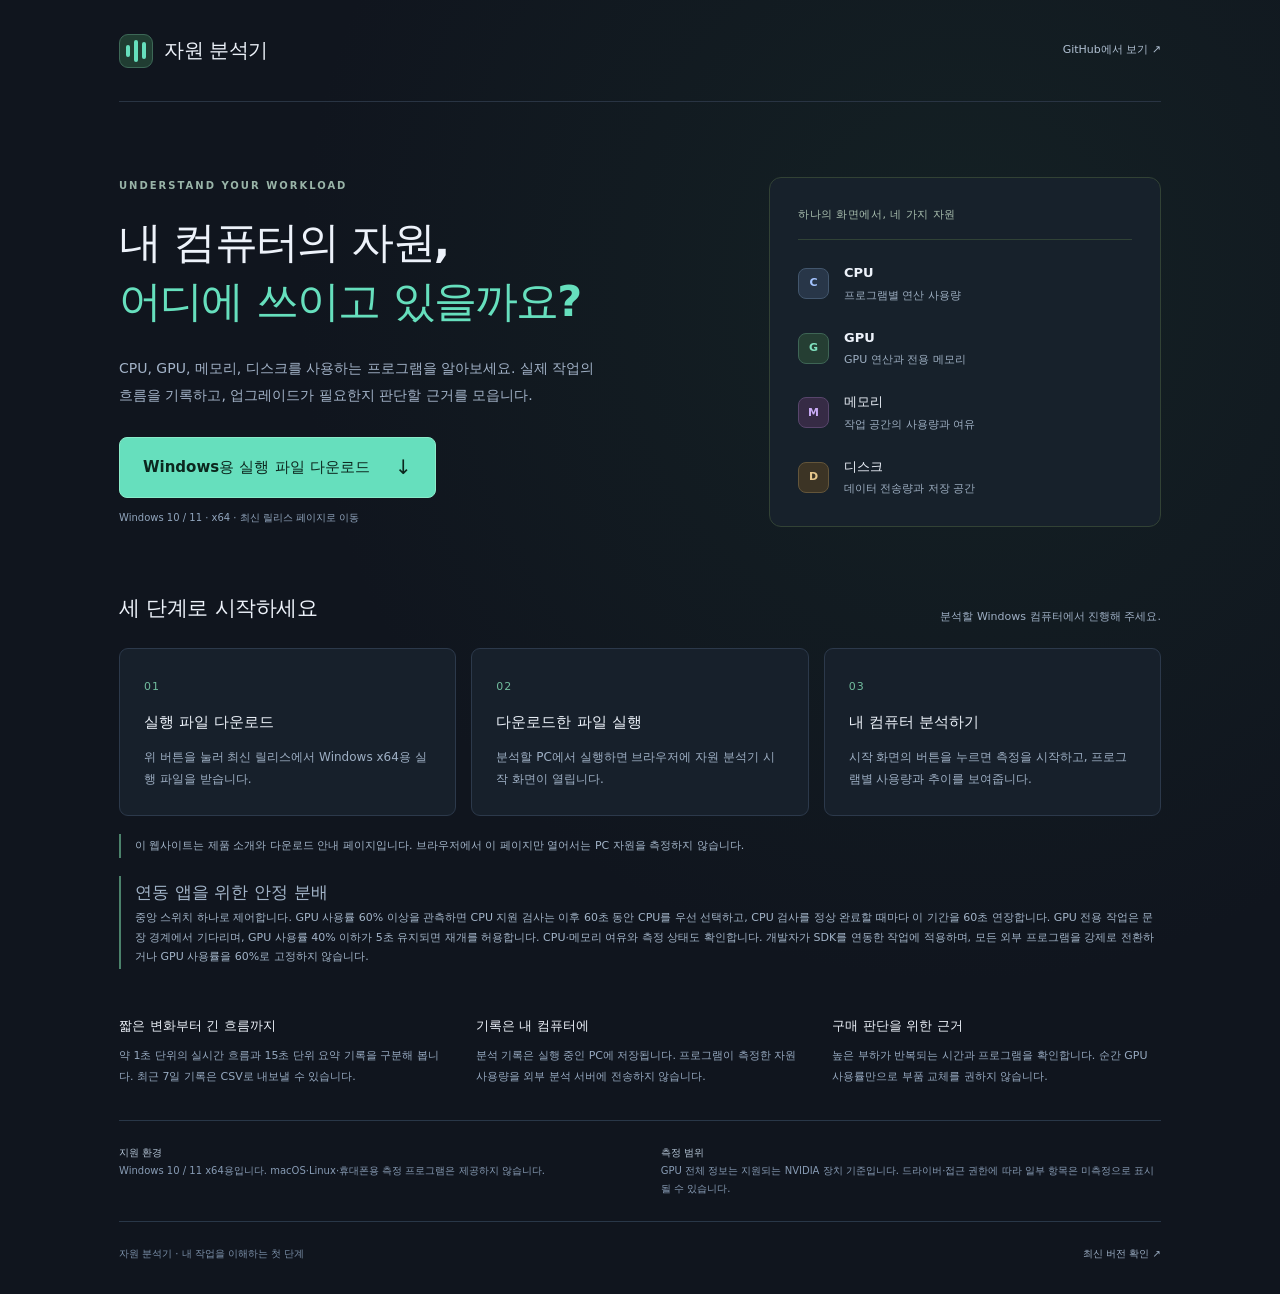
<file: docs/index.html>
<!doctype html>
<html lang="ko">
<head>
<meta charset="utf-8">
<meta name="viewport" content="width=device-width, initial-scale=1">
<meta name="color-scheme" content="dark">
<meta name="theme-color" content="#10151e">
<meta name="description" content="어떤 프로그램이 CPU, GPU, 메모리, 디스크를 사용하는지 확인하는 Windows용 자원 분석기. 실행 파일을 다운로드해 내 컴퓨터에서 분석을 시작하세요.">
<title>자원 분석기</title>
<style>
:root{color-scheme:dark;font-family:"Segoe UI","Malgun Gothic",system-ui,sans-serif;background:#10151e;color:#edf2fa;font-synthesis:none}*{box-sizing:border-box}body{margin:0;background:radial-gradient(ellipse at 75% 22%,#20453740,transparent 49%);font-size:14px;line-height:1.65}a{color:inherit;text-decoration:none}a:focus-visible{outline:3px solid #b0f9df;outline-offset:5px}h1,h2,h3,p{margin:0}.shell{max-width:1130px;margin:auto;padding:0 44px}header{height:102px;display:flex;align-items:center;justify-content:space-between;gap:20px;border-bottom:1px solid #293443}.brand{display:flex;align-items:center;gap:11px;font-size:20px;letter-spacing:-.5px;font-weight:650}.mark{width:34px;height:34px;border:1px solid #3d6857;background:#203d32;border-radius:9px;display:flex;align-items:center;justify-content:center;gap:4px}.mark i{width:4px;background:#66dfbd;border-radius:3px;height:12px}.mark i:nth-child(2){height:22px}.mark i:nth-child(3){height:17px}.header-link{font-size:11px;color:#b0c0d2}.hero{display:grid;grid-template-columns:minmax(0,1.5fr) minmax(250px,1fr);gap:62px;padding:75px 0 64px;align-items:center}.eyebrow{font-size:10px;letter-spacing:2px;color:#99b4a8;font-weight:600;margin-bottom:19px}h1{font-size:43px;line-height:1.38;letter-spacing:-1.8px;font-weight:650}h1 span{color:#66dfbd}.intro{font-size:14px;line-height:1.95;color:#a3b3c8;margin:23px 0 28px;max-width:480px}.download{display:inline-flex;align-items:center;justify-content:space-between;gap:25px;padding:13px 23px;min-height:54px;border:1px solid #8aebc9;border-radius:8px;background:#66dfbd;color:#0c271e;font-size:15px;font-weight:700;transition:background .2s}.download:hover{background:#8aebd0}.download span{font-size:20px;font-weight:400}.platform{font-size:10px;color:#91a5bd;margin-top:12px}.phone-note{display:none}.scope{background:#17212b;border:1px solid #324235;border-radius:12px;padding:28px}.scope-title{font-size:11px;color:#a8beae;letter-spacing:.5px;border-bottom:1px solid #304236;padding-bottom:15px;margin-bottom:21px}.resource{display:grid;grid-template-columns:35px 1fr;gap:11px;align-items:center;margin-top:22px}.resource .icon{width:31px;height:31px;border:1px solid #42566d;background:#283648;color:#a4c4ff;border-radius:8px;display:grid;place-items:center;font-size:11px;font-weight:650}.resource:nth-child(3) .icon{color:#80e1bf;border-color:#3e6555;background:#253e33}.resource:nth-child(4) .icon{color:#c9abf5;border-color:#58456c;background:#362b45}.resource:nth-child(5) .icon{color:#e7c88c;border-color:#63553a;background:#3c3425}.resource h2{font-size:13px;font-weight:600}.resource p{font-size:11px;color:#9eafc2;margin-top:3px}.section-heading{display:flex;align-items:end;justify-content:space-between;gap:20px;margin-bottom:22px}.section-heading h2{font-size:21px;letter-spacing:-.5px;font-weight:650}.section-heading p{font-size:11px;color:#9eafc4}.steps{display:grid;grid-template-columns:repeat(3,1fr);gap:15px}.step{border:1px solid #2c394b;background:#17202b;border-radius:9px;padding:25px 24px}.step .num{font-size:11px;color:#71bc9e;letter-spacing:1px}.step h3{font-size:15px;font-weight:600;margin:13px 0 11px}.step p{font-size:12px;line-height:1.85;color:#9eafc4}.truth{margin-top:18px;border-left:2px solid #4b826b;padding:2px 0 2px 14px;font-size:11px;color:#a2b4c8;line-height:1.8}.features{display:grid;grid-template-columns:repeat(3,1fr);gap:28px;margin:46px 0 33px}.feature h3{font-size:13px;font-weight:600;margin-bottom:9px}.feature p{font-size:11px;line-height:1.9;color:#96a9c0}.support{border-top:1px solid #293748;border-bottom:1px solid #293748;padding:23px 0;display:flex;gap:25px;justify-content:space-between;align-items:start;font-size:10px;line-height:1.8;color:#879bb4}.support strong{color:#b5c5d6;font-weight:550}.support div{max-width:48%}footer{display:flex;justify-content:space-between;gap:20px;padding:24px 0 31px;font-size:10px;color:#7c91aa}footer a{color:#9caec4}@media(max-width:900px){.hero{gap:35px}h1{font-size:34px}.shell{padding:0 28px}.scope{padding:22px}.step{padding:22px 18px}.intro{font-size:13px}}@media(max-width:680px){header{height:82px}.hero{grid-template-columns:1fr;gap:30px;padding:43px 0}.hero-copy{text-align:center}h1{font-size:34px}.intro{margin:19px auto 24px;font-size:12px;max-width:420px}.scope{display:grid;grid-template-columns:1fr 1fr;gap:14px 18px;padding:21px}.scope-title{grid-column:1/-1;margin:0;padding-bottom:11px}.resource{margin-top:0;gap:9px}.resource p{font-size:10px}.section-heading{display:block}.section-heading p{margin-top:7px}.steps{grid-template-columns:1fr;gap:11px}.step{padding:20px;display:grid;grid-template-columns:28px 1fr;gap:5px 12px}.step .num{grid-row:1/3;padding-top:1px}.step h3{margin:0;font-size:14px}.step p{grid-column:2;font-size:11px}.features{grid-template-columns:1fr;gap:22px;margin:33px 0}.feature p{max-width:500px}.phone-note{display:block;color:#a7bbcc;font-size:10px;margin:10px auto 0;max-width:290px}.support{display:block}.support div{max-width:none}.support div+div{margin-top:12px}.shell{padding:0 20px}.brand{font-size:18px}.header-link{font-size:10px}footer{font-size:9px;gap:15px}}@media(max-width:380px){h1{font-size:29px}.scope{gap:15px 10px;padding:18px}.resource{grid-template-columns:26px 1fr;gap:7px}.resource .icon{width:25px;height:25px}.resource h2{font-size:12px}.download{font-size:14px;padding:12px 18px}.shell{padding:0 16px}}@media(prefers-reduced-motion:reduce){*{transition:none!important}}
</style>
</head>
<body>
<div class="shell">
  <header><a class="brand" href="./"><span class="mark" aria-hidden="true"><i></i><i></i><i></i></span>자원 분석기</a><a class="header-link" href="https://github.com/brownrigoon-commits/resource-analyzer">GitHub에서 보기 ↗</a></header>
  <main>
    <section class="hero" aria-labelledby="hero-title">
      <div class="hero-copy"><p class="eyebrow">UNDERSTAND YOUR WORKLOAD</p><h1 id="hero-title">내 컴퓨터의 자원,<br><span>어디에 쓰이고 있을까요?</span></h1><p class="intro">CPU, GPU, 메모리, 디스크를 사용하는 프로그램을 알아보세요. 실제 작업의 흐름을 기록하고, 업그레이드가 필요한지 판단할 근거를 모읍니다.</p><a class="download" href="https://github.com/brownrigoon-commits/resource-analyzer/releases/latest">Windows용 실행 파일 다운로드 <span aria-hidden="true">↓</span></a><p class="platform">Windows 10 / 11 · x64 · 최신 릴리스 페이지로 이동</p><p class="phone-note">폰에서는 소개와 다운로드 정보를 볼 수 있습니다.<br>측정 프로그램은 Windows PC에서 실행해 주세요.</p></div>
      <div class="scope" aria-label="측정 항목"><p class="scope-title">하나의 화면에서, 네 가지 자원</p><div class="resource"><span class="icon" aria-hidden="true">C</span><div><h2>CPU</h2><p>프로그램별 연산 사용량</p></div></div><div class="resource"><span class="icon" aria-hidden="true">G</span><div><h2>GPU</h2><p>GPU 연산과 전용 메모리</p></div></div><div class="resource"><span class="icon" aria-hidden="true">M</span><div><h2>메모리</h2><p>작업 공간의 사용량과 여유</p></div></div><div class="resource"><span class="icon" aria-hidden="true">D</span><div><h2>디스크</h2><p>데이터 전송량과 저장 공간</p></div></div></div>
    </section>
    <section aria-labelledby="start-title"><div class="section-heading"><h2 id="start-title">세 단계로 시작하세요</h2><p>분석할 Windows 컴퓨터에서 진행해 주세요.</p></div><div class="steps"><article class="step"><span class="num">01</span><h3>실행 파일 다운로드</h3><p>위 버튼을 눌러 최신 릴리스에서 Windows x64용 실행 파일을 받습니다.</p></article><article class="step"><span class="num">02</span><h3>다운로드한 파일 실행</h3><p>분석할 PC에서 실행하면 브라우저에 자원 분석기 시작 화면이 열립니다.</p></article><article class="step"><span class="num">03</span><h3>내 컴퓨터 분석하기</h3><p>시작 화면의 버튼을 누르면 측정을 시작하고, 프로그램별 사용량과 추이를 보여줍니다.</p></article></div><p class="truth">이 웹사이트는 제품 소개와 다운로드 안내 페이지입니다. 브라우저에서 이 페이지만 열어서는 PC 자원을 측정하지 않습니다.</p></section>
    <section class="truth" aria-labelledby="balance-title"><h2 id="balance-title">연동 앱을 위한 안정 분배</h2><p>중앙 스위치 하나로 제어합니다. GPU 사용률 60% 이상을 관측하면 CPU 지원 검사는 이후 60초 동안 CPU를 우선 선택하고, CPU 검사를 정상 완료할 때마다 이 기간을 60초 연장합니다. GPU 전용 작업은 문장 경계에서 기다리며, GPU 사용률 40% 이하가 5초 유지되면 재개를 허용합니다. CPU·메모리 여유와 측정 상태도 확인합니다. 개발자가 SDK를 연동한 작업에 적용하며, 모든 외부 프로그램을 강제로 전환하거나 GPU 사용률을 60%로 고정하지 않습니다.</p></section>
    <section class="features" aria-label="주요 기능"><article class="feature"><h3>짧은 변화부터 긴 흐름까지</h3><p>약 1초 단위의 실시간 흐름과 15초 단위 요약 기록을 구분해 봅니다. 최근 7일 기록은 CSV로 내보낼 수 있습니다.</p></article><article class="feature"><h3>기록은 내 컴퓨터에</h3><p>분석 기록은 실행 중인 PC에 저장됩니다. 프로그램이 측정한 자원 사용량을 외부 분석 서버에 전송하지 않습니다.</p></article><article class="feature"><h3>구매 판단을 위한 근거</h3><p>높은 부하가 반복되는 시간과 프로그램을 확인합니다. 순간 GPU 사용률만으로 부품 교체를 권하지 않습니다.</p></article></section>
    <section class="support" aria-label="지원 안내"><div><strong>지원 환경</strong><br>Windows 10 / 11 x64용입니다. macOS·Linux·휴대폰용 측정 프로그램은 제공하지 않습니다.</div><div><strong>측정 범위</strong><br>GPU 전체 정보는 지원되는 NVIDIA 장치 기준입니다. 드라이버·접근 권한에 따라 일부 항목은 미측정으로 표시될 수 있습니다.</div></section>
  </main>
  <footer><span>자원 분석기 · 내 작업을 이해하는 첫 단계</span><a href="https://github.com/brownrigoon-commits/resource-analyzer/releases/latest">최신 버전 확인 ↗</a></footer>
</div>
</body>
</html>
</file>
